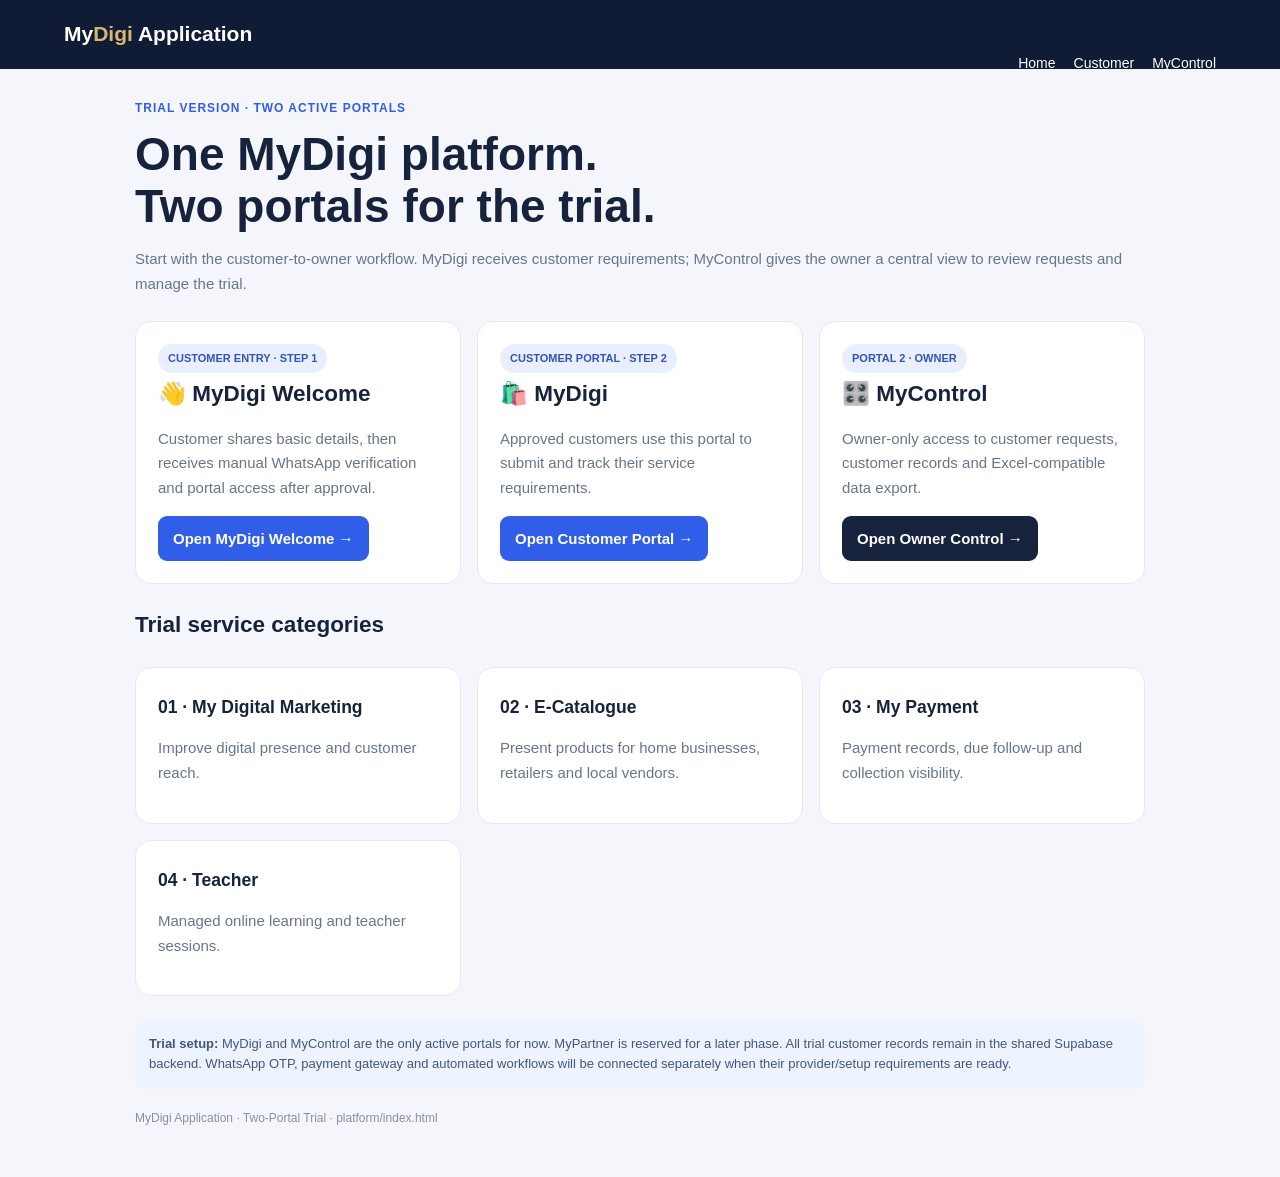
<file: platform/index.html>
<!doctype html>
<html lang="en"><head><meta charset="utf-8"><meta name="viewport" content="width=device-width,initial-scale=1"><title>MyDigi Application | Trial</title>
<style>
*{box-sizing:border-box}body{margin:0;background:#f4f6fb;color:#17233d;font:15px Arial,sans-serif;line-height:1.55}.top{background:#101b35;color:white;padding:18px 5%}.brand{font-size:21px;font-weight:800}.brand span{color:#d9b66d}.nav{float:right}.nav a{color:#fff;text-decoration:none;margin-left:18px;font-size:14px}.wrap{max-width:1050px;margin:auto;padding:30px 20px}.eyebrow{color:#315ee8;font-size:12px;font-weight:bold;letter-spacing:1px}.hero h1{font-size:clamp(30px,5vw,46px);line-height:1.12;margin:12px 0}.hero p,.card p{color:#68758c;line-height:1.65}.grid{display:grid;grid-template-columns:repeat(auto-fit,minmax(260px,1fr));gap:16px;margin:24px 0}.card{background:white;border:1px solid #e4e9f1;border-radius:16px;padding:22px}.card h2,.card h3{margin:4px 0 10px}.btn{display:inline-block;background:#315ee8;color:#fff;text-decoration:none;border-radius:9px;padding:11px 15px;font-weight:bold}.btn.dark{background:#17233d}.tag{display:inline-block;background:#e9efff;color:#3154b9;padding:6px 10px;border-radius:20px;font-size:11px;font-weight:bold}.note{background:#edf3ff;border-radius:12px;padding:14px;color:#42577f;font-size:13px;margin-top:18px}.footer{color:#8791a4;font-size:12px;padding:20px 0}@media(max-width:650px){.nav{float:none;margin-top:12px}.nav a{margin:0 12px 0 0}.wrap{padding:22px 16px}}
</style></head><body>
<header class="top"><div class="brand">My<span>Digi</span> Application</div><nav class="nav"><a href="./">Home</a><a href="mydigi/">Customer</a><a href="mycontrol/">MyControl</a></nav></header>
<main class="wrap">
<section class="hero"><div class="eyebrow">TRIAL VERSION · TWO ACTIVE PORTALS</div><h1>One MyDigi platform.<br>Two portals for the trial.</h1><p>Start with the customer-to-owner workflow. MyDigi receives customer requirements; MyControl gives the owner a central view to review requests and manage the trial.</p></section>
<section class="grid">
<article class="card"><span class="tag">CUSTOMER ENTRY · STEP 1</span><h2>👋 MyDigi Welcome</h2><p>Customer shares basic details, then receives manual WhatsApp verification and portal access after approval.</p><a class="btn" href="mydigi-welcome/">Open MyDigi Welcome →</a></article><article class="card"><span class="tag">CUSTOMER PORTAL · STEP 2</span><h2>🛍️ MyDigi</h2><p>Approved customers use this portal to submit and track their service requirements.</p><a class="btn" href="mydigi/">Open Customer Portal →</a></article>
<article class="card"><span class="tag">PORTAL 2 · OWNER</span><h2>🎛️ MyControl</h2><p>Owner-only access to customer requests, customer records and Excel-compatible data export.</p><a class="btn dark" href="mycontrol/">Open Owner Control →</a></article>
</section>
<h2>Trial service categories</h2><section class="grid">
<article class="card"><h3>01 · My Digital Marketing</h3><p>Improve digital presence and customer reach.</p></article>
<article class="card"><h3>02 · E-Catalogue</h3><p>Present products for home businesses, retailers and local vendors.</p></article>
<article class="card"><h3>03 · My Payment</h3><p>Payment records, due follow-up and collection visibility.</p></article>
<article class="card"><h3>04 · Teacher</h3><p>Managed online learning and teacher sessions.</p></article>
</section>
<div class="note"><strong>Trial setup:</strong> MyDigi and MyControl are the only active portals for now. MyPartner is reserved for a later phase. All trial customer records remain in the shared Supabase backend. WhatsApp OTP, payment gateway and automated workflows will be connected separately when their provider/setup requirements are ready.</div>
<div class="footer">MyDigi Application · Two-Portal Trial · platform/index.html</div></main></body></html>
</file>
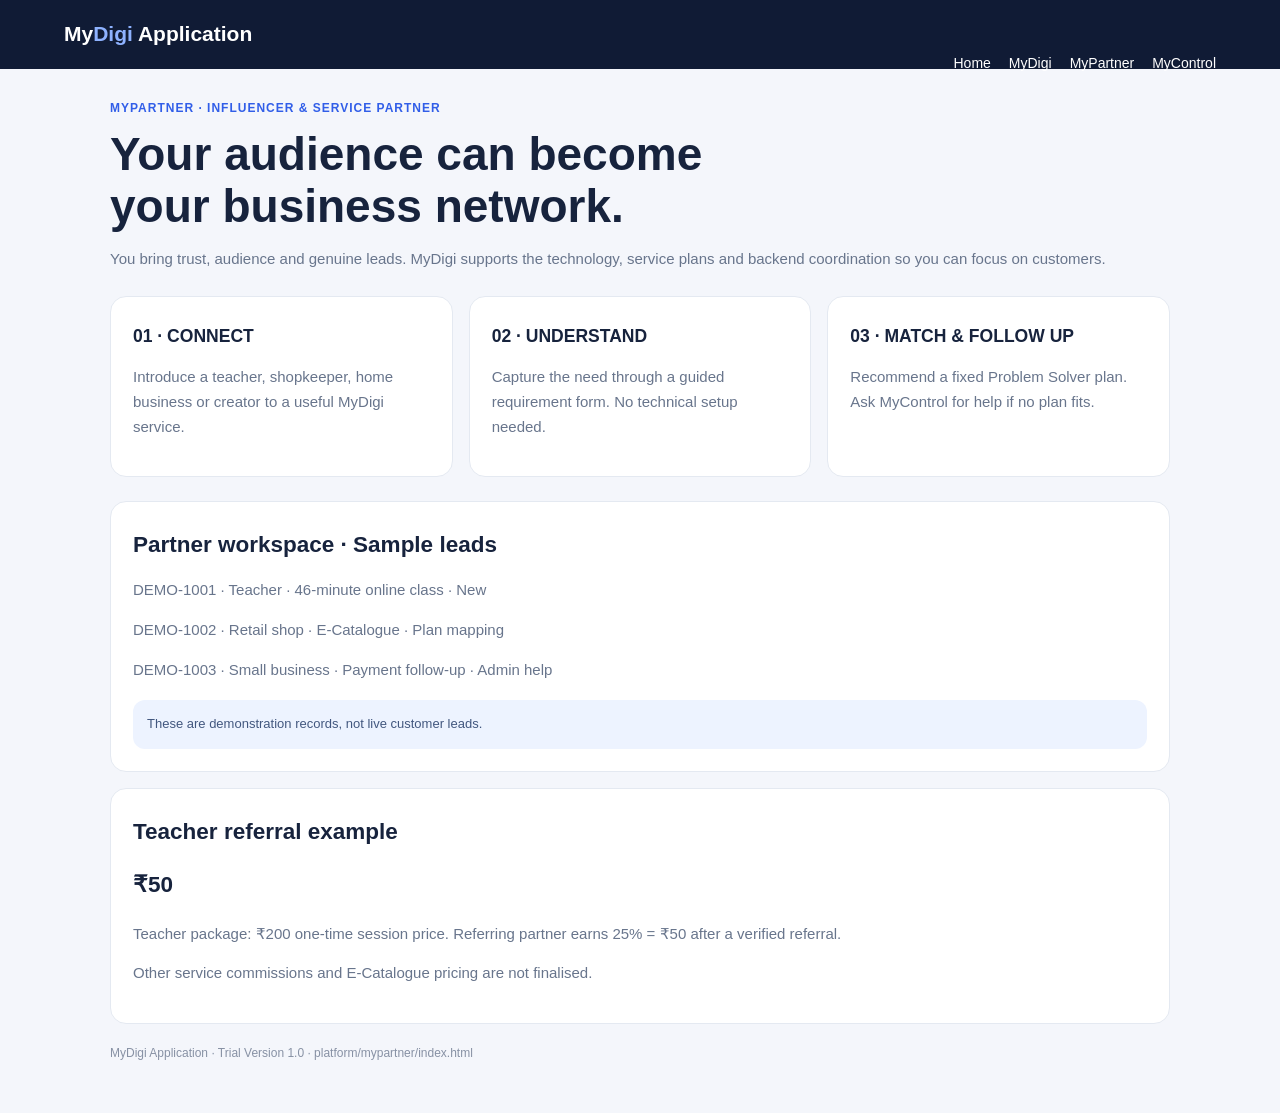
<file: platform/mypartner/index.html>
<!doctype html><html lang="en"><head><meta charset="utf-8"><meta name="viewport" content="width=device-width,initial-scale=1"><title>MyDigi Application | mypartner</title><style>
*{box-sizing:border-box}body{margin:0;background:#f4f6fb;color:#17233d;font:15px Arial,sans-serif;line-height:1.55}.top{background:#101b35;color:white;padding:18px 5%}.brand{font-size:21px;font-weight:800}.brand span{color:#8eb2ff}.nav{float:right}.nav a{color:#fff;text-decoration:none;margin-left:18px;font-size:14px}.wrap{max-width:1100px;margin:auto;padding:30px 20px}.eyebrow{color:#315ee8;font-size:12px;font-weight:bold;letter-spacing:1px}.hero h1{font-size:clamp(30px,5vw,46px);line-height:1.12;margin:12px 0}.hero p,.card p{color:#68758c;line-height:1.65}.grid{display:grid;grid-template-columns:repeat(auto-fit,minmax(240px,1fr));gap:16px;margin:24px 0}.card{background:white;border:1px solid #e4e9f1;border-radius:16px;padding:22px}.card h2,.card h3{margin:4px 0 10px}.btn{display:inline-block;background:#315ee8;color:#fff;text-decoration:none;border-radius:9px;padding:11px 15px;font-weight:bold}.tag{display:inline-block;background:#e9efff;color:#3154b9;padding:6px 10px;border-radius:20px;font-size:11px;font-weight:bold}.note{background:#edf3ff;border-radius:12px;padding:14px;color:#42577f;font-size:13px;margin-top:18px}label{display:block;font-weight:bold;font-size:13px;margin:13px 0 5px}input,select,textarea{width:100%;padding:12px;border:1px solid #dce2ec;border-radius:8px;font:inherit;background:#fff}button{border:0;background:#315ee8;color:white;padding:12px 16px;border-radius:9px;font-weight:bold;margin-top:16px}li{margin:8px 0}.footer{color:#8791a4;font-size:12px;padding:20px 0}@media(max-width:650px){.nav{float:none;margin-top:12px}.nav a{margin:0 12px 0 0}.wrap{padding:22px 16px}}
</style></head><body><header class="top"><div class="brand">My<span>Digi</span> Application</div><nav class="nav"><a href="../">Home</a><a href="../mydigi/">MyDigi</a><a href="../mypartner/">MyPartner</a><a href="../mycontrol/">MyControl</a></nav></header><main class="wrap"><section class="hero"><div class="eyebrow">MYPARTNER · INFLUENCER & SERVICE PARTNER</div><h1>Your audience can become<br>your business network.</h1><p>You bring trust, audience and genuine leads. MyDigi supports the technology, service plans and backend coordination so you can focus on customers.</p></section><section class="grid"><article class="card"><h3>01 · CONNECT</h3><p>Introduce a teacher, shopkeeper, home business or creator to a useful MyDigi service.</p></article><article class="card"><h3>02 · UNDERSTAND</h3><p>Capture the need through a guided requirement form. No technical setup needed.</p></article><article class="card"><h3>03 · MATCH & FOLLOW UP</h3><p>Recommend a fixed Problem Solver plan. Ask MyControl for help if no plan fits.</p></article></section><section class="card"><h2>Partner workspace · Sample leads</h2><p>DEMO-1001 · Teacher · 46-minute online class · New</p><p>DEMO-1002 · Retail shop · E-Catalogue · Plan mapping</p><p>DEMO-1003 · Small business · Payment follow-up · Admin help</p><div class="note">These are demonstration records, not live customer leads.</div></section><section class="card" style="margin-top:16px"><h2>Teacher referral example</h2><h1>₹50</h1><p>Teacher package: ₹200 one-time session price. Referring partner earns 25% = ₹50 after a verified referral.</p><p>Other service commissions and E-Catalogue pricing are not finalised.</p></section><div class="footer">MyDigi Application · Trial Version 1.0 · platform/mypartner/index.html</div></main></body></html>
</file>
